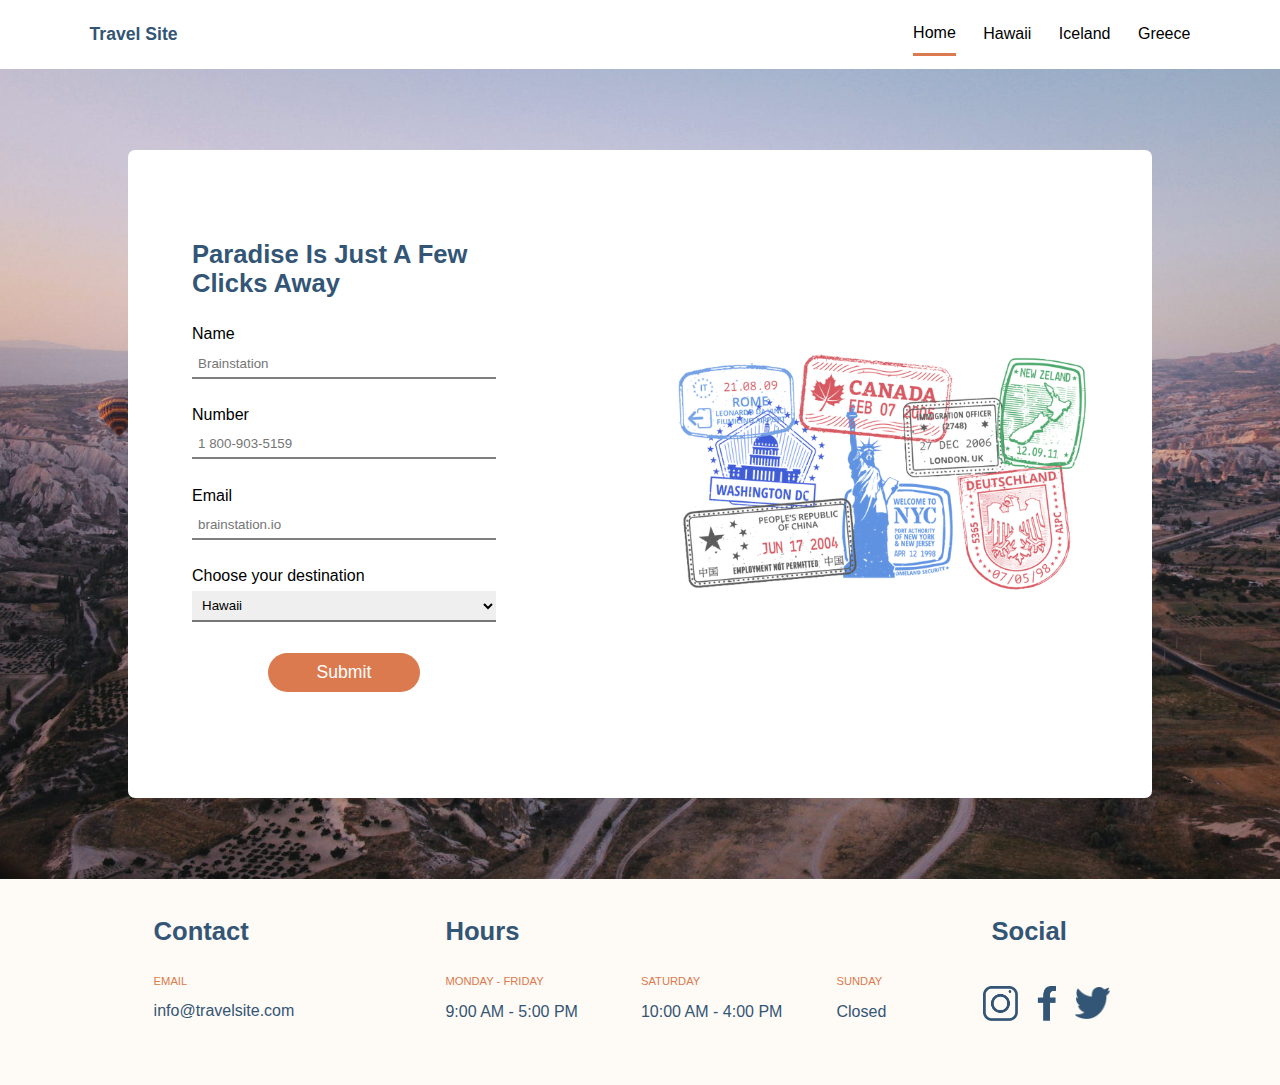
<file: pages/getstarted.html>
<!DOCTYPE html>
<html lang="en">

<head>
    <meta charset="UTF-8">
    <meta http-equiv="X-UA-Compatible" content="IE=edge">
    <meta name="viewport" content="width=device-width, initial-scale=1.0">
    <title>Choose a Destination</title>
    <link rel="stylesheet" href="../css/partials/global.css">
    <link rel="stylesheet" href="../css/main.css">
</head>

<body>
    <div class="site-wrapper">
        <header>
            <nav class="nav">
                <a href="../index.html" class="nav__logo">
                    <h1>Travel Site</h1>
                </a>
                <ul class="nav__list-container">
                    <a href="../index.html" class="nav__list--item active">
                        <li>Home</li>
                    </a>
                    <a href="./hawaii.html" class="nav__list--item">
                        <li>Hawaii</li>
                    </a>
                    <a href="./iceland.html" class="nav__list--item">
                        <li>Iceland</li>
                    </a>
                    <a href="./greece.html" class="nav__list--item">
                        <li>Greece</li>
                    </a>
                </ul>
            </nav>
        </header>
        <main class="main">
            <div class="main__container">
                <div class="main__container__left">
                    <h1 class="main__container--title">Paradise Is Just A Few Clicks Away</h1>
                    <div class="main__container--input-box">
                        <label for="name" class="main--input-label">Name</label>
                        <input type="text" placeholder="Brainstation" name="name" class="main--input-field" />
                        <label for="number" class="main--input-label">Number</label>
                        <input type="text" placeholder="1 800-903-5159" name="number" class="main--input-field" />
                        <label for="email" class="main--input-label">Email</label>
                        <input type="email" placeholder="brainstation.io" name="email" class="main--input-field" />
                        <label for ="choice" class = "main--input-label">Choose your destination</label>
                        <select name = "choice" class = "main--input-field">
                            <option value ="hawaii">Hawaii</option>
                            <option value ="iceland">Iceland</option>
                            <option value ="greece">Greece</option>
                        </select>
                        <button class = "submit--button">Submit</button>
                    </div>
                </div>
                <div class="main__container__right">
                    <div class="main__container--image">
                        <img src="../assets/Images/stamps.png" class = "postage"/>
                    </div>
                </div>
            </div>
        </main>

        <footer class="footer">
            <div class="footer__top">
                <h3 class="footer__top--title">Contact</h3>
                <h3 class="footer__top--title">Hours</h3>
                <h3 class="footer__top--title">Social</h3>
            </div>
            <div class="footer__bottom">
                <div class="footer__bottom--container">
                    <p class="footer__bottom--title">Email</p>
                    <p class="footer__bottom--detail">info@travelsite.com</p>
                </div>
                <div class="footer__bottom--container">
                    <div class="footer__bottom--container--hours">
                        <p class="footer__bottom--title">Monday - Friday</p>
                        <p class="footer__bottom--detail">9:00 AM - 5:00 PM</p>
                    </div>
                    <div class="footer__bottom--container--hours">
                        <p class="footer__bottom--title">Saturday</p>
                        <p class="footer__bottom--detail">10:00 AM - 4:00 PM</p>
                    </div>
                    <div class="footer__bottom--container--hours">
                        <p class="footer__bottom--title">Sunday</p>
                        <p class="footer__bottom--detail">Closed</p>
                    </div>
                </div>
                <div class="footer__bottom--container">
                    <div class="footer__bottom--container__socials">
                        <img src="../assets/Icons/icon-instagram.png" alt="instagram link" />
                        <img src="../assets/Icons/icon-facebook.png" alt="facebook link" />
                        <img src="../assets/Icons/icon-twitter.png" alt="twitter link" />
                    </div>
                </div>
            </div>
        </footer>
    </div>
</body>

</html>
</file>
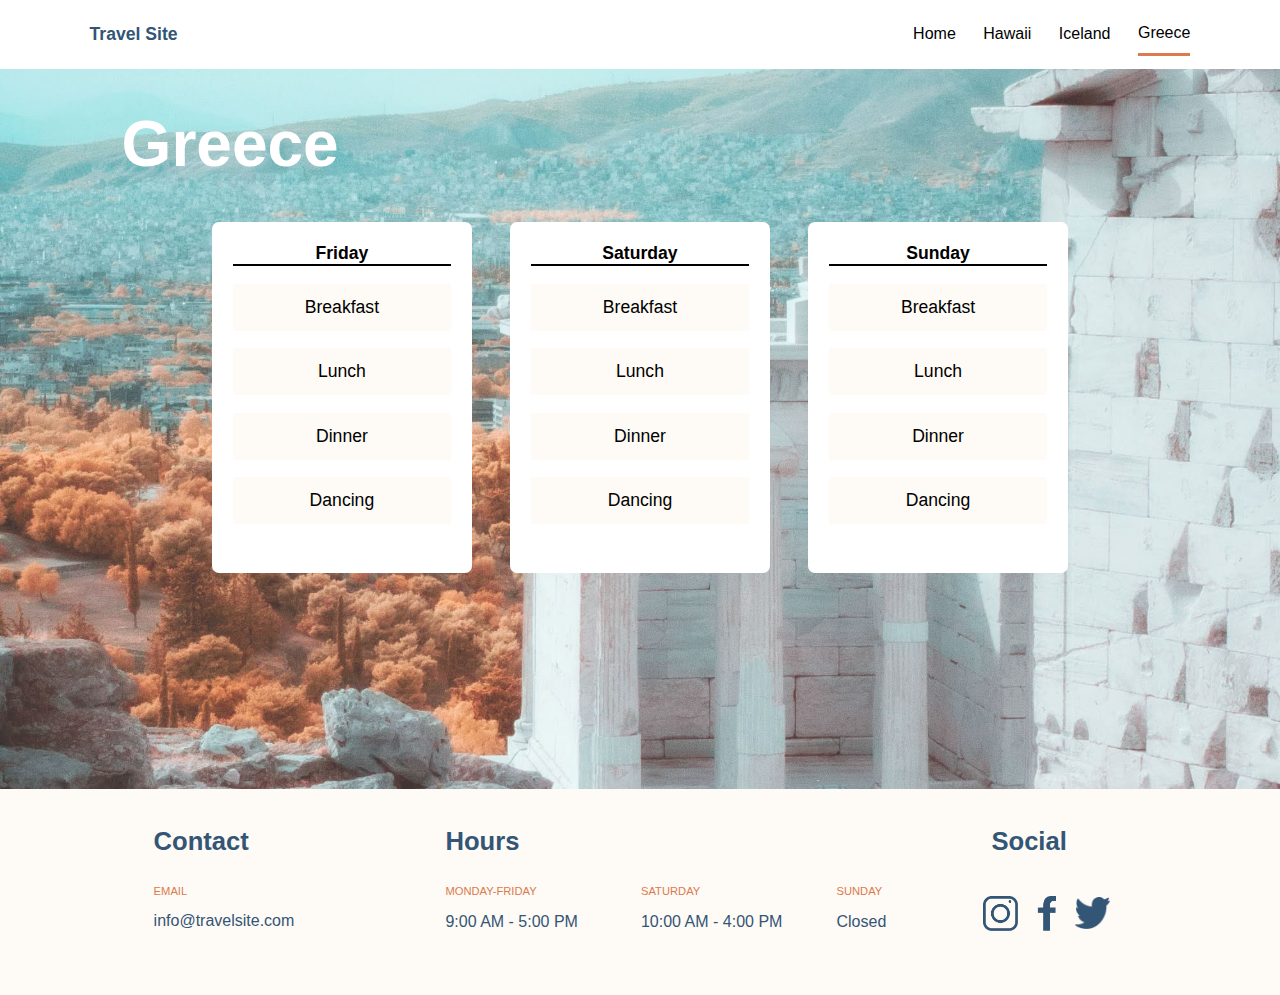
<file: pages/greece.html>
<!DOCTYPE html>
<html lang="en">
<head>
    <meta charset="UTF-8">
    <meta http-equiv="X-UA-Compatible" content="IE=edge">
    <meta name="viewport" content="width=device-width, initial-scale=1.0">
    <title>Explore Greece</title>
    <link rel="stylesheet" href="../css/partials/global.css">
    <link rel="stylesheet" href="../css/destinations.css">
</head>
<body>
    <div class = "site-wrapper">
        <header>
                <nav class = "nav">
                    <a href="../index.html" class = "nav__logo">
                        <h1>Travel Site</h1>
                    </a>
                    <ul class = "nav__list-container">
                        <a href ="../index.html" class = "nav__list--item"><li>Home</li></a>  
                        <a href ="./hawaii.html" class = "nav__list--item"><li>Hawaii</li></a>
                        <a href ="./iceland.html" class = "nav__list--item"><li>Iceland</li></a>   
                        <a href ="./greece.html" class = "nav__list--item active"><li>Greece</li></a>
                    </ul>
                </nav>
        </header>
        <main class = "destination-container greece">
            <h1 class = "destination-container--location">Greece</h1>
            <div class = "destination__itinerary--container">
                <div class = "destination__itinerary--card">
                    <ul class = "destination__itinerary--card--list">
                        <p class = "destination__itinerary--card--header">Friday</p>
                        <li class = "destination__itinerary--card--item">Breakfast</li>
                        <li class = "destination__itinerary--card--item">Lunch</li>
                        <li class = "destination__itinerary--card--item">Dinner</li>
                        <li class = "destination__itinerary--card--item">Dancing</li>
                    </ul>
                </div>
                <div class = "destination__itinerary--card">
                    <ul class = "destination__itinerary--card--list">
                        <p class = "destination__itinerary--card--header">Saturday</p>
                        <li class = "destination__itinerary--card--item">Breakfast</li>
                        <li class = "destination__itinerary--card--item">Lunch</li>
                        <li class = "destination__itinerary--card--item">Dinner</li>
                        <li class = "destination__itinerary--card--item">Dancing</li>
                    </ul>
                </div>
                <div class = "destination__itinerary--card">
                    <ul class = "destination__itinerary--card--list">
                        <p class = "destination__itinerary--card--header">Sunday</p>
                        <li class = "destination__itinerary--card--item">Breakfast</li>
                        <li class = "destination__itinerary--card--item">Lunch</li>
                        <li class = "destination__itinerary--card--item">Dinner</li>
                        <li class = "destination__itinerary--card--item">Dancing</li>
                    </ul>
                </div>
            </div>
        </main>
        <footer class = "footer">
            <div class = "footer__top">
                <h3 class = "footer__top--title">Contact</h3>
                <h3 class = "footer__top--title">Hours</h3>
                <h3 class = "footer__top--title">Social</h3>
                </div>
            <div class = "footer__bottom">
                <div class = "footer__bottom--container">
                    <p class = "footer__bottom--title">Email</p>
                    <p class = "footer__bottom--detail">info@travelsite.com</p>
                </div>
                <div class ="footer__bottom--container">
                    <div class = "footer__bottom--container--hours">
                        <p class = "footer__bottom--title">Monday-Friday</p>
                        <p class = "footer__bottom--detail">9:00 AM - 5:00 PM</p>
                    </div>
                    <div class = "footer__bottom--container--hours">
                        <p class = "footer__bottom--title">Saturday</p>
                        <p class = "footer__bottom--detail">10:00 AM - 4:00 PM</p>
                    </div>
                    <div class = "footer__bottom--container--hours">
                        <p class = "footer__bottom--title">Sunday</p>
                        <p class = "footer__bottom--detail">Closed</p>
                    </div>
                </div>
                <div class = "footer__bottom--container">
                    <div class = "footer__bottom--container__socials">
                        <img src ="../assets/Icons/icon-instagram.png" alt = "instagram link"/>
                        <img src ="../assets/Icons/icon-facebook.png" alt = "facebook link"/>
                        <img src ="../assets/Icons/icon-twitter.png" alt = "twitter link"/>
                    </div>
                </div>
            </div>
        </footer>
    </div>
</body>
</html>
</file>
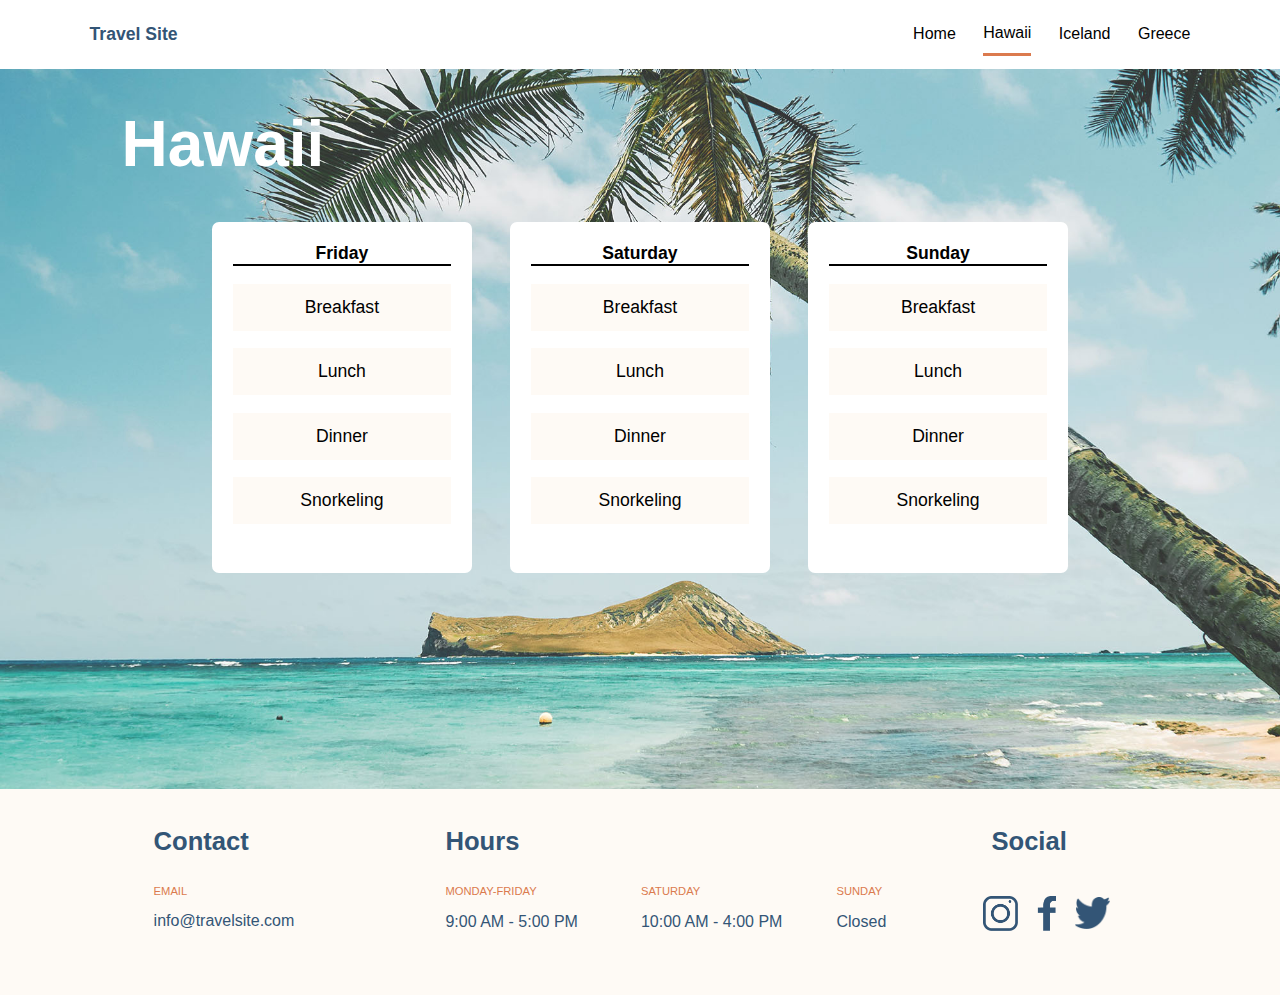
<file: pages/hawaii.html>
<!DOCTYPE html>
<html lang="en">
<head>
    <meta charset="UTF-8">
    <meta http-equiv="X-UA-Compatible" content="IE=edge">
    <meta name="viewport" content="width=device-width, initial-scale=1.0">
    <title>Explore Hawaii</title>
    <link rel="stylesheet" href="../css/destinations.css">
    <link rel="stylesheet" href="../css/partials/global.css">
</head>
<body>
    <div class = "site-wrapper">
        <header>
            <nav class = "nav">
                <a href="../index.html" class = "nav__logo">
                    <h1>Travel Site</h1>
                </a>
                <ul class = "nav__list-container">
                    <a href ="../index.html" class = "nav__list--item"><li>Home</li></a>  
                        <a href ="./hawaii.html" class = "nav__list--item active"><li>Hawaii</li></a>
                        <a href ="./iceland.html" class = "nav__list--item"><li>Iceland</li></a>   
                        <a href ="./greece.html" class = "nav__list--item"><li>Greece</li></a>
                </ul>
            </nav>
        </header>  
    <main class = "destination-container hawaii">
        <h1 class = "destination-container--location">Hawaii</h1>
        <div class = "destination__itinerary--container">
            <div class = "destination__itinerary--card">
                <ul class = "destination__itinerary--card--list">
                    <p class = "destination__itinerary--card--header">Friday</p>
                    <li class = "destination__itinerary--card--item">Breakfast</li>
                    <li class = "destination__itinerary--card--item">Lunch</li>
                    <li class = "destination__itinerary--card--item">Dinner</li>
                    <li class = "destination__itinerary--card--item">Snorkeling</li>
                </ul>
            </div>
            <div class = "destination__itinerary--card">
                <ul class = "destination__itinerary--card--list">
                    <p class = "destination__itinerary--card--header">Saturday</p>
                    <li class = "destination__itinerary--card--item">Breakfast</li>
                    <li class = "destination__itinerary--card--item">Lunch</li>
                    <li class = "destination__itinerary--card--item">Dinner</li>
                    <li class = "destination__itinerary--card--item">Snorkeling</li>
                </ul>
            </div>
            <div class = "destination__itinerary--card">
                <ul class = "destination__itinerary--card--list">
                    <p class = "destination__itinerary--card--header">Sunday</p>
                    <li class = "destination__itinerary--card--item">Breakfast</li>
                    <li class = "destination__itinerary--card--item">Lunch</li>
                    <li class = "destination__itinerary--card--item">Dinner</li>
                    <li class = "destination__itinerary--card--item">Snorkeling</li>
                </ul>
            </div>
        </div>
    </main>
    <footer class = "footer">
        <div class = "footer__top">
            <h3 class = "footer__top--title">Contact</h3>
            <h3 class = "footer__top--title">Hours</h3>
            <h3 class = "footer__top--title">Social</h3>
            </div>
        <div class = "footer__bottom">
            <div class = "footer__bottom--container">
                <p class = "footer__bottom--title">Email</p>
                <p class = "footer__bottom--detail">info@travelsite.com</p>
            </div>
            <div class ="footer__bottom--container">
                <div class = "footer__bottom--container--hours">
                    <p class = "footer__bottom--title">Monday-Friday</p>
                    <p class = "footer__bottom--detail">9:00 AM - 5:00 PM</p>
                </div>
                <div class = "footer__bottom--container--hours">
                    <p class = "footer__bottom--title">Saturday</p>
                    <p class = "footer__bottom--detail">10:00 AM - 4:00 PM</p>
                </div>
                <div class = "footer__bottom--container--hours">
                    <p class = "footer__bottom--title">Sunday</p>
                    <p class = "footer__bottom--detail">Closed</p>
                </div>
            </div>
            <div class = "footer__bottom--container">
                <div class = "footer__bottom--container__socials">
                    <img src ="../assets/Icons/icon-instagram.png" alt = "instagram link"/>
                    <img src ="../assets/Icons/icon-facebook.png" alt = "facebook link"/>
                    <img src ="../assets/Icons/icon-twitter.png" alt = "twitter link"/>
                </div>
            </div>
        </div>
    </footer>
    </div>
</body>
</html>
</file>
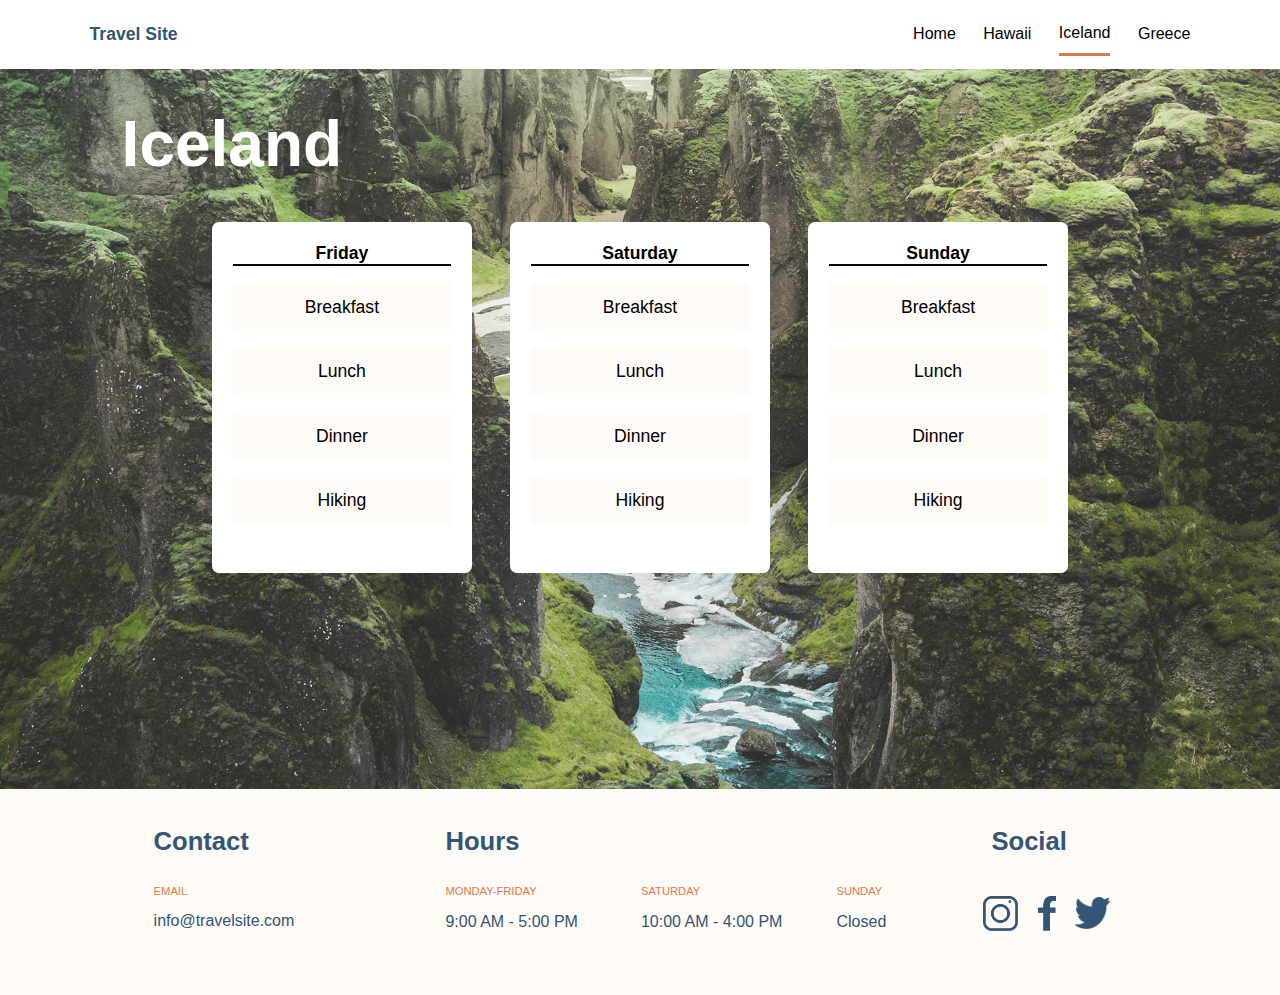
<file: pages/iceland.html>
<!DOCTYPE html>
<html lang="en">
<head>
    <meta charset="UTF-8">
    <meta http-equiv="X-UA-Compatible" content="IE=edge">
    <meta name="viewport" content="width=device-width, initial-scale=1.0">
    <title>Explore Iceland</title>
    <link rel="stylesheet" href="../css/partials/global.css">
    <link rel="stylesheet" href="../css/destinations.css">
</head>
<body>
    <div class = "site-wrapper">
        <header>
            <nav class = "nav">
                <a href="../index.html" class = "nav__logo">
                    <h1>Travel Site</h1>
                </a>
                <ul class = "nav__list-container">
                    <a href ="../index.html" class = "nav__list--item"><li>Home</li></a>  
                        <a href ="./hawaii.html" class = "nav__list--item"><li>Hawaii</li></a>
                        <a href ="./iceland.html" class = "nav__list--item active"><li>Iceland</li></a>   
                        <a href ="./greece.html" class = "nav__list--item"><li>Greece</li></a>
                </ul>
            </nav>
        </header>
        <main class = "destination-container iceland">
            <h1 class = "destination-container--location">Iceland</h1>
            <div class = "destination__itinerary--container">
                <div class = "destination__itinerary--card">
                    <ul class = "destination__itinerary--card--list">
                        <p class = "destination__itinerary--card--header">Friday</p>
                        <li class = "destination__itinerary--card--item">Breakfast</li>
                        <li class = "destination__itinerary--card--item">Lunch</li>
                        <li class = "destination__itinerary--card--item">Dinner</li>
                        <li class = "destination__itinerary--card--item">Hiking</li>
                    </ul>
                </div>
                <div class = "destination__itinerary--card">
                    <ul class = "destination__itinerary--card--list">
                        <p class = "destination__itinerary--card--header">Saturday</p>
                        <li class = "destination__itinerary--card--item">Breakfast</li>
                        <li class = "destination__itinerary--card--item">Lunch</li>
                        <li class = "destination__itinerary--card--item">Dinner</li>
                        <li class = "destination__itinerary--card--item">Hiking</li>
                    </ul>
                </div>
                <div class = "destination__itinerary--card">
                    <ul class = "destination__itinerary--card--list">
                        <p class = "destination__itinerary--card--header">Sunday</p>
                        <li class = "destination__itinerary--card--item">Breakfast</li>
                        <li class = "destination__itinerary--card--item">Lunch</li>
                        <li class = "destination__itinerary--card--item">Dinner</li>
                        <li class = "destination__itinerary--card--item">Hiking</li>
                    </ul>
                </div>
            </div>
        </main>
        <footer class = "footer">
            <div class = "footer__top">
                <h3 class = "footer__top--title">Contact</h3>
                <h3 class = "footer__top--title">Hours</h3>
                <h3 class = "footer__top--title">Social</h3>
                </div>
            <div class = "footer__bottom">
                <div class = "footer__bottom--container">
                    <p class = "footer__bottom--title">Email</p>
                    <p class = "footer__bottom--detail">info@travelsite.com</p>
                </div>
                <div class ="footer__bottom--container">
                    <div class = "footer__bottom--container--hours">
                        <p class = "footer__bottom--title">Monday-Friday</p>
                        <p class = "footer__bottom--detail">9:00 AM - 5:00 PM</p>
                    </div>
                    <div class = "footer__bottom--container--hours">
                        <p class = "footer__bottom--title">Saturday</p>
                        <p class = "footer__bottom--detail">10:00 AM - 4:00 PM</p>
                    </div>
                    <div class = "footer__bottom--container--hours">
                        <p class = "footer__bottom--title">Sunday</p>
                        <p class = "footer__bottom--detail">Closed</p>
                    </div>
                </div>
                <div class = "footer__bottom--container">
                    <div class = "footer__bottom--container__socials">
                        <img src ="../assets/Icons/icon-instagram.png" alt = "instagram link"/>
                        <img src ="../assets/Icons/icon-facebook.png" alt = "facebook link"/>
                        <img src ="../assets/Icons/icon-twitter.png" alt = "twitter link"/>
                    </div>
                </div>
            </div>
        </footer>
    </div>
</body>
</html>
</file>
<file: css/partials/global.css>
* {
  box-sizing: border-box;
}

html,
body,
div,
span,
h1,
h2,
h3,
p,
img,
ul,
li,
form,
label,
main,
footer,
header,
.nav,
nav,
section {
  margin: 0;
  padding: 0;
  border: 0;
  font-size: 100%;
}

ul {
  list-style: none;
}

a {
  text-decoration: none;
}

html {
  scroll-behavior: smooth;
}

body {
  font-family: Verdana, Geneva, Tahoma, sans-serif;
}

header, .nav {
  width: 100%;
}

.nav {
  display: flex;
  justify-content: space-between;
  align-items: center;
  padding: 1% 7%;
  background-color: #ffffff;
}
.nav__logo {
  width: 50%;
  font-size: 1.1rem;
  color: #335576;
}
.nav__list-container {
  width: 50%;
  display: flex;
  align-items: center;
  justify-content: flex-end;
  gap: 5%;
}
.nav__list-container a {
  color: black;
  padding: 2% 0;
}
.nav__list-container a:hover {
  border-bottom: solid 3px #DB7A4E;
}

.active {
  border-bottom: solid 3px #DB7A4E;
}

.footer {
  background-color: #FEFAF5;
  color: #335576;
  display: flex;
  width: 100%;
  padding: 3% 12% 5%;
  flex-wrap: wrap;
}
.footer__top {
  display: flex;
  justify-content: space-around;
  width: 100%;
  margin-bottom: 3%;
}
.footer__top--title {
  font-size: 1.6rem;
  width: 30%;
}
.footer__bottom {
  width: 100%;
  display: flex;
  justify-content: space-around;
}
.footer__bottom--container {
  width: 30%;
}
.footer__bottom--container--hours {
  width: 33%;
}
.footer__bottom--container__socials {
  width: 50%;
  display: flex;
  justify-content: center;
  align-items: flex-end;
  gap: 20%;
  margin-left: 18%;
}
.footer__bottom--container__socials img {
  width: 35px;
  height: 35px;
  -o-object-fit: contain;
     object-fit: contain;
}
.footer__bottom--title {
  color: #DB7A4E;
  font-size: 0.7rem;
  text-transform: uppercase;
  margin-bottom: 5%;
}
.footer__bottom--detail {
  display: flex;
  flex-wrap: nowrap;
}

.footer__bottom--container:nth-child(2) {
  display: flex;
  justify-content: space-between;
  width: 35%;
}

.footer__bottom--container--hours > .footer__bottom--title {
  margin-bottom: 8%;
}

.footer__top--title:nth-child(2), .footer__bottom--container:nth-child(2) {
  flex-grow: 1.5;
}

.footer__top--title:nth-child(3), .footer__bottom--container:nth-child(3) {
  display: flex;
  width: 20%;
  justify-content: center;
  margin-left: -10%;
}/*# sourceMappingURL=global.css.map */
</file>
<file: css/main.css>
* {
  box-sizing: border-box;
}

html,
body,
div,
span,
h1,
h2,
h3,
p,
img,
ul,
li,
form,
label,
main,
footer,
header,
.nav,
nav,
section {
  margin: 0;
  padding: 0;
  border: 0;
  font-size: 100%;
}

ul {
  list-style: none;
}

a {
  text-decoration: none;
}

html {
  scroll-behavior: smooth;
}

body {
  font-family: Verdana, Geneva, Tahoma, sans-serif;
}

header, .nav {
  width: 100%;
}

.nav {
  display: flex;
  justify-content: space-between;
  align-items: center;
  padding: 1% 7%;
  background-color: #ffffff;
}
.nav__logo {
  width: 50%;
  font-size: 1.1rem;
  color: #335576;
}
.nav__list-container {
  width: 50%;
  display: flex;
  align-items: center;
  justify-content: flex-end;
  gap: 5%;
}
.nav__list-container a {
  color: black;
  padding: 2% 0;
}
.nav__list-container a:hover {
  border-bottom: solid 3px #DB7A4E;
}

.active {
  border-bottom: solid 3px #DB7A4E;
}

.footer {
  background-color: #FEFAF5;
  color: #335576;
  display: flex;
  width: 100%;
  padding: 3% 12% 5%;
  flex-wrap: wrap;
}
.footer__top {
  display: flex;
  justify-content: space-around;
  width: 100%;
  margin-bottom: 3%;
}
.footer__top--title {
  font-size: 1.6rem;
  width: 30%;
}
.footer__bottom {
  width: 100%;
  display: flex;
  justify-content: space-around;
}
.footer__bottom--container {
  width: 30%;
}
.footer__bottom--container--hours {
  width: 33%;
}
.footer__bottom--container__socials {
  width: 50%;
  display: flex;
  justify-content: center;
  align-items: flex-end;
  gap: 20%;
  margin-left: 18%;
}
.footer__bottom--container__socials img {
  width: 35px;
  height: 35px;
  -o-object-fit: contain;
     object-fit: contain;
}
.footer__bottom--title {
  color: #DB7A4E;
  font-size: 0.7rem;
  text-transform: uppercase;
  margin-bottom: 5%;
}
.footer__bottom--detail {
  display: flex;
  flex-wrap: nowrap;
}

.footer__bottom--container:nth-child(2) {
  display: flex;
  justify-content: space-between;
  width: 35%;
}

.footer__bottom--container--hours > .footer__bottom--title {
  margin-bottom: 8%;
}

.footer__top--title:nth-child(2), .footer__bottom--container:nth-child(2) {
  flex-grow: 1.5;
}

.footer__top--title:nth-child(3), .footer__bottom--container:nth-child(3) {
  display: flex;
  width: 20%;
  justify-content: center;
  margin-left: -10%;
}

.hero {
  background-color: #FEFAF5;
  width: 100%;
  padding: 5% 8%;
  display: flex;
  justify-content: space-between;
  align-items: center;
  padding: 10% 7%;
}
.hero__left {
  width: 50%;
  display: flex;
  flex-direction: column;
  text-align: left;
}
.hero__left--title {
  font-size: 2rem;
  color: #335576;
  margin-bottom: 5%;
}
.hero__left--paragraph {
  color: #335576;
  margin-bottom: 5%;
}
.hero__left--button {
  color: white;
  background-color: #DB7A4E;
  border: none;
  width: 30%;
  padding: 2% 4%;
  border-radius: 20px;
}
.hero__left--button:hover {
  cursor: pointer;
}
.hero__right {
  width: 40%;
  display: flex;
}
.hero__right--image {
  width: 100%;
}

.recommendations {
  width: 100%;
  padding: 5% 8%;
}
.recommendations--title {
  color: #335576;
  font-size: 1.6rem;
  margin-bottom: 2%;
}
.recommendations__card-container {
  display: flex;
  padding: 2%;
}
.recommendations__card-container-card {
  background-image: url("../assets/images/hawaii.jpg");
  width: 30%;
  height: 550px;
  margin: 0 2%;
  background-repeat: no-repeat;
  background-position: center;
  background-size: cover;
  border-radius: 5px;
  padding: 2%;
  display: flex;
  justify-content: flex-end;
  align-items: flex-end;
  border: solid 1px rgba(0, 0, 0, 0.2);
  box-shadow: 0 4px 4px rgba(0, 0, 0, 0.2);
  color: white;
  font-size: 1.6rem;
  font-weight: 700;
  cursor: pointer;
}
.recommendations__card-container-card:hover {
  -webkit-animation: card-choice 2s forwards ease-out;
          animation: card-choice 2s forwards ease-out;
}

.recommendations__card-container-card:nth-child(2) {
  background-image: url("../assets/images/iceland.jpg");
  width: 30%;
  height: 550px;
  margin: 0 2%;
  background-repeat: no-repeat;
  background-position: center;
  background-size: cover;
  border-radius: 5px;
  padding: 2%;
  display: flex;
  justify-content: flex-end;
  align-items: flex-end;
  border: solid 1px rgba(0, 0, 0, 0.2);
  box-shadow: 0 4px 4px rgba(0, 0, 0, 0.2);
  color: white;
}

.recommendations__card-container-card:nth-child(3) {
  background-image: url("../assets/images/greece.jpg");
  width: 30%;
  height: 550px;
  margin: 0 2%;
  background-repeat: no-repeat;
  background-position: center;
  background-size: cover;
  border-radius: 5px;
  padding: 2%;
  display: flex;
  justify-content: flex-end;
  align-items: flex-end;
  border: solid 1px rgba(0, 0, 0, 0.2);
  box-shadow: 0 4px 4px rgba(0, 0, 0, 0.2);
  color: white;
}

@-webkit-keyframes card-choice {
  0% {
    background-size: 100%;
    border: solid 1px rgba(0, 0, 0, 0.2);
  }
  25% {
    border: solid 3px #DB7A4E;
  }
  100% {
    background-size: 150%;
    border: solid 3px #DB7A4E;
  }
}

@keyframes card-choice {
  0% {
    background-size: 100%;
    border: solid 1px rgba(0, 0, 0, 0.2);
  }
  25% {
    border: solid 3px #DB7A4E;
  }
  100% {
    background-size: 150%;
    border: solid 3px #DB7A4E;
  }
}
.main {
  background-image: url("../assets/Images/get-started.jpeg");
  background-repeat: no-repeat;
  background-size: cover;
  background-color: rgba(0, 0, 0, 0.2);
  width: 100%;
  height: 90vh;
  display: flex;
  justify-content: center;
  align-items: center;
}
.main__container {
  width: 80%;
  height: 80%;
  background-color: white;
  border-radius: 7px;
  padding: 5%;
  display: flex;
  align-items: center;
  gap: 20%;
}
.main__container--title {
  font-size: 1.6rem;
  color: #335576;
}
.main__container--input-box {
  width: 100%;
  display: flex;
  flex-direction: column;
  padding: 5% 0;
}
.main__container__right {
  display: flex;
  align-items: center;
  opacity: 0.8;
}
.main--input-label {
  padding: 4% 0;
  margin-bottom: -2%;
}
.main--input-field {
  width: 100%;
  margin-bottom: 5%;
  padding: 2% 0 2% 2%;
  border: none;
  border-bottom: solid 2px rgba(0, 0, 0, 0.5);
}
.main--input-field:focus {
  outline: solid 2px #DB7A4E;
  border-radius: 5px;
}

.postage {
  width: 100%;
}

.submit--button {
  color: white;
  background-color: #DB7A4E;
  border: none;
  width: 50%;
  padding: 3% 4%;
  border-radius: 20px;
  margin-top: 5%;
  align-self: center;
  font-size: 1.1rem;
  transition: 0.5s;
}

.submit--button:hover {
  background: linear-gradient(90deg, #3f51b5, transparent) #2196f3;
}/*# sourceMappingURL=main.css.map */
</file>
<file: css/destinations.css>
* {
  box-sizing: border-box;
}

html,
body,
div,
span,
h1,
h2,
h3,
p,
img,
ul,
li,
form,
label,
main,
footer,
header,
.nav,
nav,
section {
  margin: 0;
  padding: 0;
  border: 0;
  font-size: 100%;
}

ul {
  list-style: none;
}

a {
  text-decoration: none;
}

html {
  scroll-behavior: smooth;
}

body {
  font-family: Verdana, Geneva, Tahoma, sans-serif;
}

header, .nav {
  width: 100%;
}

.nav {
  display: flex;
  justify-content: space-between;
  align-items: center;
  padding: 1% 7%;
  background-color: #ffffff;
}
.nav__logo {
  width: 50%;
  font-size: 1.1rem;
  color: #335576;
}
.nav__list-container {
  width: 50%;
  display: flex;
  align-items: center;
  justify-content: flex-end;
  gap: 5%;
}
.nav__list-container a {
  color: black;
  padding: 2% 0;
}
.nav__list-container a:hover {
  border-bottom: solid 3px #DB7A4E;
}

.active {
  border-bottom: solid 3px #DB7A4E;
}

.footer {
  background-color: #FEFAF5;
  color: #335576;
  display: flex;
  width: 100%;
  padding: 3% 12% 5%;
  flex-wrap: wrap;
}
.footer__top {
  display: flex;
  justify-content: space-around;
  width: 100%;
  margin-bottom: 3%;
}
.footer__top--title {
  font-size: 1.6rem;
  width: 30%;
}
.footer__bottom {
  width: 100%;
  display: flex;
  justify-content: space-around;
}
.footer__bottom--container {
  width: 30%;
}
.footer__bottom--container--hours {
  width: 33%;
}
.footer__bottom--container__socials {
  width: 50%;
  display: flex;
  justify-content: center;
  align-items: flex-end;
  gap: 20%;
  margin-left: 18%;
}
.footer__bottom--container__socials img {
  width: 35px;
  height: 35px;
  -o-object-fit: contain;
     object-fit: contain;
}
.footer__bottom--title {
  color: #DB7A4E;
  font-size: 0.7rem;
  text-transform: uppercase;
  margin-bottom: 5%;
}
.footer__bottom--detail {
  display: flex;
  flex-wrap: nowrap;
}

.footer__bottom--container:nth-child(2) {
  display: flex;
  justify-content: space-between;
  width: 35%;
}

.footer__bottom--container--hours > .footer__bottom--title {
  margin-bottom: 8%;
}

.footer__top--title:nth-child(2), .footer__bottom--container:nth-child(2) {
  flex-grow: 1.5;
}

.footer__top--title:nth-child(3), .footer__bottom--container:nth-child(3) {
  display: flex;
  width: 20%;
  justify-content: center;
  margin-left: -10%;
}

.hawaii {
  background-image: url("../assets/Images/hawaii.jpg");
}

.iceland {
  background-image: url("../assets/Images/iceland.jpg");
}

.greece {
  background-image: url("../assets/Images/greece.jpg");
}

.destination-container {
  background-position: center;
  background-repeat: no-repeat;
  background-size: cover;
  background-position-y: 53%;
  width: 100%;
  height: 80vh;
  padding: 3% 9.5% 5%;
  display: flex;
  flex-direction: column;
}
.destination-container--location {
  font-size: 4rem;
  color: white;
  margin-bottom: 4%;
}

.destination__itinerary--container {
  display: flex;
  justify-content: space-evenly;
}
.destination__itinerary--card {
  display: flex;
  flex-flow: column nowrap;
  text-align: center;
  background-color: white;
  width: 25%;
  padding: 2% 2% 3%;
  border-radius: 7px;
  font-size: 1.1rem;
  margin: 0 -5%;
}
.destination__itinerary--card--header {
  font-weight: bold;
  border-bottom: solid 2px black;
  margin-bottom: 5%;
}
.destination__itinerary--card--item {
  background-color: #FEFAF5;
  width: 100%;
  padding: 6%;
  margin: 8% 0;
}/*# sourceMappingURL=destinations.css.map */
</file>
